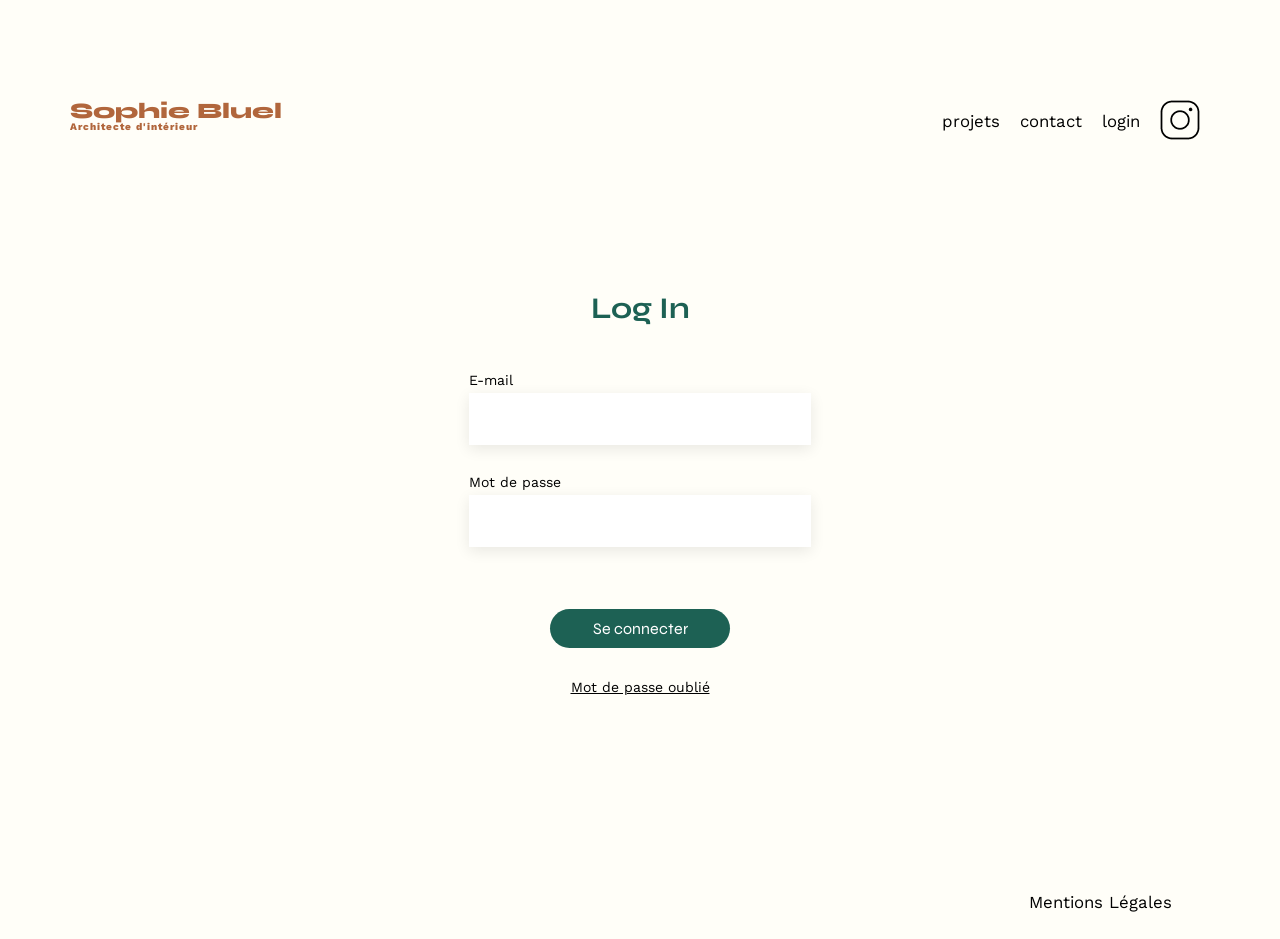
<file: FrontEnd/login.html>
<!DOCTYPE html>
<html lang="fr">
<head>
	<meta charset="UTF-8">
	<title>Sophie Bluel - Architecte d'intérieur</title>
	<meta name="viewport" content="width=device-width, initial-scale=1.0">
	<link rel="preconnect" href="https://fonts.googleapis.com">
	<link rel="preconnect" href="https://fonts.gstatic.com" crossorigin>
	<link href="https://fonts.googleapis.com/css2?family=Syne:wght@700;800&family=Work+Sans&display=swap" rel="stylesheet">
	<meta name="description" content="">
	<link rel="stylesheet" href="style.css">
</head>
<body>
<header>
	<h1>Sophie Bluel <span>Architecte d'intérieur</span></h1>
	<nav>
		<ul>
			<li><a href="index.html#portfolio">projets</a></li>
			<li><a href="index.html#contact">contact</a></li>
			<li><a href="#">login</a></li>
			<li><img src="./assets/icons/instagram.png" alt="Instagram"></li>
		</ul>
	</nav>
</header>
<main id="main_content">
	<div id="form_container">
		<h2>Log In</h2>
		<form method="post">
			<label for="email">E-mail</label>
			<input type="email" name="email" id="email">
			<label for="password">Mot de passe</label>
			<input type="password" name="password" id="password">
			<input type="submit" value="Se connecter" id ="send_button">
		</form>
		<a href="#">Mot de passe oublié</a>
	</div>
	<span id="deco_sentence">

	</span>
	<div id="deco_button">

	</div>
</main>
<footer>
	<nav>
		<ul>
			<li>Mentions Légales</li>
		</ul>
	</nav>
</footer>
<script src="script_login.js"></script>
</body>
</html>
</file>
<file: FrontEnd/style.css>
/* http://meyerweb.com/eric/tools/css/reset/
   v2.0 | 20110126
   License: none (public domain)
*/

html, body, div, span, applet, object, iframe,
h1, h2, h3, h4, h5, h6, p, blockquote, pre,
a, abbr, acronym, address, big, cite, code,
del, dfn, em, img, ins, kbd, q, s, samp,
small, strike, strong, sub, sup, tt, var,
b, u, i, center,
dl, dt, dd, ol, ul, li,
fieldset, form, label, legend,
table, caption, tbody, tfoot, thead, tr, th, td,
article, aside, canvas, details, embed,
figure, figcaption, footer, header, hgroup,
menu, nav, output, ruby, section, summary,
time, mark, audio, video {
	margin: 0;
	padding: 0;
	border: 0;
	font-size: 100%;
	font: inherit;
	vertical-align: baseline;
}
/* HTML5 display-role reset for older browsers */
article, aside, details, figcaption, figure,
footer, header, hgroup, menu, nav, section {
	display: block;
}
body {
	line-height: 1;
}
ol, ul {
	list-style: none;
}
nav a {
	text-decoration: none;
	color: black;
}
nav a:hover {
	color: #B1663C;
}
blockquote, q {
	quotes: none;
}
blockquote:before, blockquote:after,
q:before, q:after {
	content: '';
	content: none;
}
table {
	border-collapse: collapse;
	border-spacing: 0;
}
/** end reset css**/
body {
	max-width: 1140px;
	margin: auto;
	font-family: 'Work Sans';
	font-size: 14px;
	background-color: #FFFEF8;
}
header {
	display: flex;
	justify-content: space-between;
	margin-top: 100px;
}
section {
	margin: 50px 0;
}

h1{
	display: flex;
	flex-direction: column;
	font-family: 'Syne';
	font-size: 22px;
	font-weight: 800;
	color: #B1663C;
}

h1 > span {
	font-family: 'Work Sans';
	font-size:10px;
	letter-spacing: 0.1em;
;
}

h2{
	font-family: 'Syne';
	font-weight: 700;
	font-size: 30px;
	color: #1D6154
}
nav ul {
	display: flex;
	align-items: center;
	list-style-type: none;

}
nav li {
	padding: 0 10px;
	font-size: 1.2em;
}

li:hover {
	color: #B1663C;
	cursor: pointer;
}
#main_content {
	display: flex;
	flex-direction: column;
	margin: auto;
	margin-top: 150px;
	margin-bottom: 200px;
	width: 30%;
	text-align: center;
}
#main_content h2 {
	margin-bottom: 50px;
}
#main_content form {
	display: flex;
	flex-direction: column;
}
#main_content form label {
	text-align: left;
	margin-bottom: 6px;
}
#main_content form input[type="email"], #main_content form input[type="password"] {
	width: auto;
	border: none;
	margin-bottom: 30px;
	padding-left: 15px;
	font-size: 1.15em;
	height: 50px;
	box-shadow: 0px 4px 14px rgba(0, 0, 0, 0.09);
}
#main_content a {
	color: black;
	text-decoration: underline;
}
#main_content a:hover {
	font-weight: 700;
}
#introduction {
	display: flex;
	align-items: center;
}
#introduction figure {
	flex: 1
}
#introduction img {
	display: block;
	margin: auto;
	width: 80%;
}

#introduction article {
	flex: 1
}
#introduction h2 {
	margin-bottom: 1em;
}

#introduction p {
	margin-bottom: 0.5em;
}
#portfolio h2 {
	text-align: center;
	margin-bottom: 1em;
}
#filter_box {
	margin: auto;
	width: auto;
	text-align: center;
	margin: 40px 0px;
}
.filter {
	display: inline-block;
	width: auto;
	min-width: 90px;
	text-decoration: none;
	color: #1D6154;
	background-color: #FFFEF8;
	font-weight: 700;
	font-size: 1.15em;
	font-family: 'Syne';
	border: 1px solid #1D6154;
	border-radius: 60px;
	padding: 10px;
	margin: 3px;
	cursor: pointer;
}
.filter:hover, .filter:active {
	color: #FFFEF8;
	background-color: #1D6154;
}
.gallery {
	width: 100%;
	display: grid;
	grid-template-columns: 1fr 1fr 1fr;
	grid-column-gap: 20px;
	grid-row-gap: 40px;
}
#portfolio .gallery figure {
	height: 500px;
}
#portfolio .gallery img {
	width: 100%;
	height: 100%;
	object-fit: cover;
}
.invisible {
	display: none;
}
#contact {
	width: 50%;
	margin: auto;
}
#contact > * {
	text-align: center;

}
#contact h2{
	margin-bottom: 20px;
}
#contact form {
	text-align: left;
	margin-top:30px;
	display: flex;
	flex-direction: column;
}

#contact input {
	height: 50px;
	font-size: 1.2em;
	border: none;
	box-shadow: 0px 4px 14px rgba(0, 0, 0, 0.09);
}
#contact label {
	margin: 2em 0 1em 0;
}
#contact textarea {
	border: none;
	box-shadow: 0px 4px 14px rgba(0, 0, 0, 0.09);
}

input[type="submit"] {
	color: white;
	background-color: #1D6154;
	font-weight: 400;
	font-size: 1.15em;
	font-family: 'Syne';
	text-align: center;
	border-radius: 60px;
	padding: 10px;
	margin: 2em auto;
	width: 180px;
	border: #1D6154;
	cursor: pointer;
}
input[type="submit"]:hover {
	background-color: #288675;
	border: #288675;
	transition: 0.2s;
}

footer nav ul {
	display: flex;
	justify-content: flex-end;
	margin: 2em;
}

#edition_ribbon {
	position: fixed;
	top: 0px;
	left: 0px;
	display: flex;
	justify-content: center;
	line-height: 60px;
	align-items: center;
	width: 100%;
	height: 60px;
	margin-right: auto;
	margin-left: auto;
	background-color: black;
	color: white;
}

#edition_ribbon i {
	margin-right: 10px;
	font-size: 16px;
}

#publicate_button {
	color: black;
	background-color: white;
	font-weight: 700;
	font-size: 14px;
	font-family: 'Work Sans';
	text-align: center;
	border-radius: 20px;
	padding: 0px 15px;
	margin: 0px;
	margin-left: 20px;
	width: auto;
	height: 35px;
	border: white;
	cursor: pointer;
}

#publicate_button:hover {
	background-color: rgb(230, 230, 230);
}

.edit {
	display: inline-block;
	font-family: 'Work Sans';
	text-decoration: none;
	color: black;
	width: 100px;
	height: 30px;
	border: none;
	background-color: #FFFEF8;
}

.edit:hover {
	font-weight: 700;
	cursor: pointer;
}

.edit i {
	margin-right: 8px;
	font-size: 18px;
}

#introduction .edit {
	margin-top: 5px;
	margin-left: 60px;
}

#project_edit_location {
	display: flex;
	justify-content: center;
}

#project_edit_location .edit{
	margin-left: 20px;
}

#modal {
	position: fixed;
	display: flex;
	align-items: center;
	justify-content: center;
	top: 0;
	left: 0;
	width: 100%;
	height: 100%;
	background: rgba(0, 0, 0, 0.3);
	animation: fadeIn 0.3s both;
}

.modal_wrapper {
	width: 400px;
	max-width: calc(100vw - 20px);
	height: 570px;
	max-height: calc(100vh - 20px);
	padding: 90px;
	padding-bottom: 50px;
	border-radius: 10px;
	overflow: auto;
	background-color: white;
	animation: slideFromTop 0.5s both;
}

#modal[class="closed"] {
	animation: fadeOut 0.3s both;
}

#modal[class="closed"] .modal_wrapper {
	animation: slideFromBottom 0.5s both;
}

.modal_wrapper #js_modal_close {
	position: absolute;
	top: 20px;
	right: 20px;
	border: none;
	background-color: white;
	font-size: 18px;
	cursor: pointer;
}

.modal_wrapper #js_modal_return {
	position: absolute;
	top: 20px;
	left: 20px;
	border: none;
	background-color: white;
	font-size: 18px;
	cursor: pointer;
}

@keyframes fadeIn {
	from {opacity: 0;} to {opacity: 1;}
}

@keyframes slideFromTop {
	from {transform: translateY(-50px);} to {transform: translateY(0px);}
}

@keyframes fadeOut {
	from {opacity: 1;} to {opacity: 0;}
}

@keyframes slideFromBottom {
	from {transform: translateY(0px);} to {transform: translateY(-50px);}
}

.modal_wrapper h2 {
	font-size: 26px;
	font-family: "Work Sans";
	font-weight: 400;
	color: black;
	text-align: center;
}

#modal .gallery {
	width: auto;
	display: grid;
	grid-template-columns: 1fr 1fr 1fr 1fr 1fr;
	grid-column-gap: 8px;
	grid-row-gap: 18px;
	margin-top: 35px;
}

#modal .gallery figure {
	height: 100px;
}

#modal .gallery img {
	width: 100%;
	height: 100%;
	min-width: 73px;
	object-fit: cover;
}

#modal figcaption {
	font-size: 12px;
}

#modal figure i {
	position: relative;
	left: 0px;
	bottom: 4px;
	font-size: 10px;
	color: white;
}

#modal .icon_container {
	position: relative;
	top: -107px;
	left: 50px;
	width: 18px;
	height: 20px;
	padding: 5px;
	border: none;
	border-radius: 4px;
	background-color: black;
}

#modal figure i:hover, #modal .icon_container:hover {
	cursor: pointer;
}

#modal hr {
	margin-top: 30px;
	width: 100%;
}

#gallery_options_container {
	display: flex;
	flex-direction: column;
}

#gallery_options_container input {
	font-size: 14px;
	font-weight: 500;
	width: 55%;
}

#gallery_options_container a {
	text-align: center;
	text-decoration: none;
	color: #B1663C;
}

#gallery_options_container a:hover {
	text-decoration: underline;
}

#add_photo_page {
	display: flex;
	flex-direction: column;
}

#photo_visualizer {
	display: flex;
	flex-direction: column;
	width: 100%;
	height: 140px;
	background-color: #E8F1F7;
	border-radius: 4px;
	margin-top: 35px;
	margin-bottom: 30px;
	align-items: center;
	justify-content: center;
}

#photo_visualizer_text {
	display: flex;
	flex-direction: column;
	align-items: center;
	justify-content: center;
}

#chosen_image {
	height: 140px;
	object-fit: cover;
}

#photo_visualizer i {
	font-size: 50px;
	color: #C8D6DC;
}

#photo_visualizer input {
	display: none;
}

#photo_visualizer label {
	width: 160px;
	height: 30px;
	margin-top: 15px;
	font-weight: 500;
	font-family: "Work Sans";
	border: none;
	color: #306685;
	background-color: #C8D6DC;
	border-radius: 50px;
	cursor: pointer;
	text-align: center;
	line-height: 30px;
}

#photo_visualizer p {
	font-size: 10px;
	font-family: "Work Sans";
	margin-top: 6px;
}

#add_photo_page form {
	display: flex;
	flex-direction: column;
}

#add_photo_page form label {
	text-align: left;
	margin-bottom: 6px;
}

#add_photo_page form input, #add_photo_page form select {
	width: auto;
	border: none;
	margin-bottom: 30px;
	padding-left: 15px;
	padding-right: 15px;
	font-size: 1.15em;
	font-family: "Work Sans";
	height: 50px;
	box-shadow: 0px 4px 14px rgba(0, 0, 0, 0.09);
}

#add_photo_page input {
	font-size: 14px;
	font-weight: 500;
	width: 55%;
}
</file>
